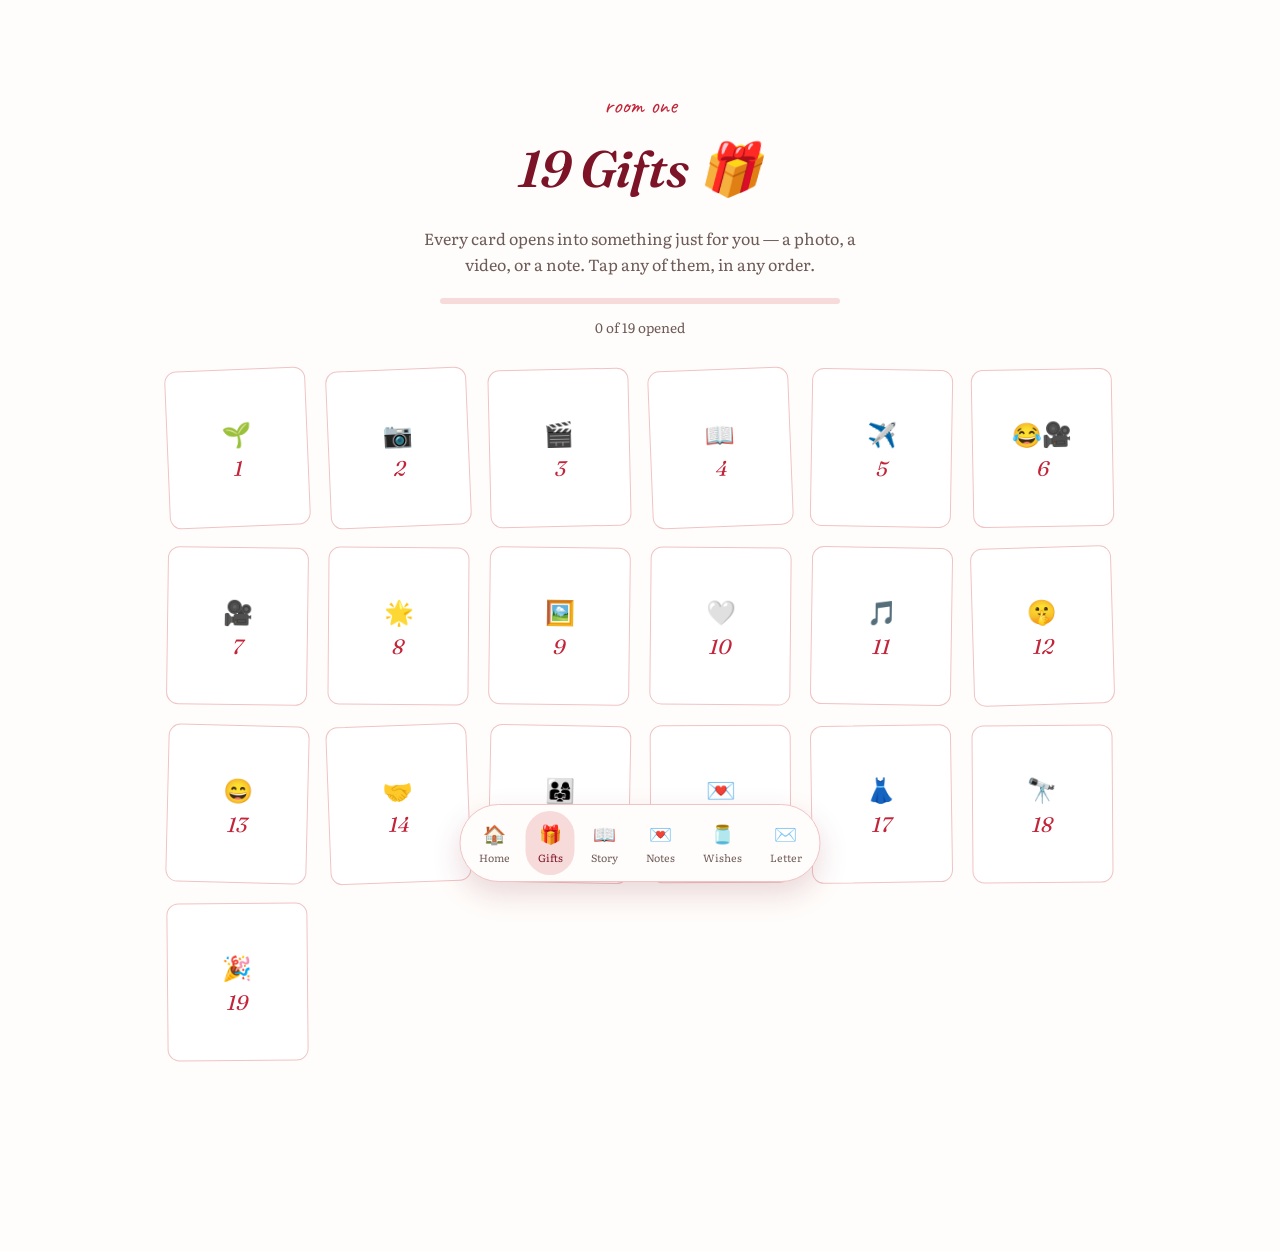
<file: gifts.html>
<!DOCTYPE html>
<html lang="en">
<head>
<meta charset="UTF-8">
<meta name="viewport" content="width=device-width, initial-scale=1.0">
<title>19 Gifts 🎁</title>
<link rel="stylesheet" href="style.css">
</head>
<body>
  <div class="floating-hearts" id="floating-hearts"></div>

  <header class="page-header">
    <p class="eyebrow-note">room one</p>
    <h1>19 Gifts 🎁</h1>
    <p>Every card opens into something just for you — a photo, a video, or a note. Tap any of them, in any order.</p>
  </header>

  <div class="progress-bar"><div class="progress-fill" id="progress-fill"></div></div>
  <p class="progress-label" id="progress-label">0 of 19 opened</p>

  <main class="gift-grid" id="gift-grid"></main>

  <div class="modal-overlay" id="modal-overlay">
    <div class="modal-card" id="modal-card"></div>
  </div>

  <nav class="nav-dock">
    <a href="index.html"><span class="dock-icon">🏠</span>Home</a>
    <a href="gifts.html"><span class="dock-icon">🎁</span>Gifts</a>
    <a href="story.html"><span class="dock-icon">📖</span>Story</a>
    <a href="notes.html"><span class="dock-icon">💌</span>Notes</a>
    <a href="wishes.html"><span class="dock-icon">🫙</span>Wishes</a>
    <a href="letter.html"><span class="dock-icon">✉️</span>Letter</a>
  </nav>

  <script src="app.js"></script>
  <script>
/* =========================================================================
   EDIT YOUR 19 GIFTS HERE
   - type: "text" | "image" | "video"
   - media: for image/video, a path like "assets/images/gift-02.jpg" or
     "assets/videos/gift-03.mp4" (drop your files into those folders).
     Leave "" for text gifts, or if you haven't added the file yet —
     a cute placeholder shows instead of breaking.
   ========================================================================= */
const GIFTS = [
  { n: 1,  emoji: "🌱", title: "Where it started",         type: "text",  media: "", text: "Hello ammadi😘.I think i already told you so many times how we met but one more time for you...... I think we are match made in heaven because we are angels ❣️ based on my knowledge we first met on our room(K4 GF-62).And then first we talk is when i am going to college you asked me to do hair style by taking your funk from my hand....💖" },
  { n: 2,  emoji: "📷", title: "My favorite photo of us",   type: "image", media: "assets/images/a3.jpeg", text: " Do you Know why i Specifically  like this ?? Because in this we both look gorgeous😽" },
  { n: 3,  emoji: "🎬", title: "A video, just for You",     type: "video", media: "assets/videos/v4.mp4", text: "Happy birthday Ms.Gemini Ganesh." },
  { n: 4,  emoji: "📖", title: "Something you taught me",   type: "text",  media: "", text: "A habit of seeing it in different percpective with maturity... But it will take some moretime for me to change🤗." },
  { n: 5,  emoji: "✈️", title: "That trip",                 type: "image", media: "assets/images/a4.jpeg", text: "Our photo from Triupathi trip together, I liked the way we walked like newly  married couple in this dress.... by holding hands and you wear my duppata like a boy and holding my hand...💫 " },
  { n: 6,  emoji: "😂🎥", title: "A running joke",            type: "video",  media: "assets/videos/v3.mp4", text: "You sleeping peacefully… while I’m busy collecting cute sleeping pics/videos of you (I have large collection of them)😂📸💕" },
  { n: 7,  emoji: "🎥", title: "Your laugh, on camera",      type: "video", media: "assets/videos/v1.mp4", text: "A clip of both laughing — the real...." },
  { n: 8,  emoji: "🌟", title: "What I'm proud of you ", type: "text",  media: "", text: "The way you Handle tough situations.....🎀" },
  { n: 9,  emoji: "🖼️", title: "The very first photo of us",      type: "image", media: "assets/images/a5.jpeg", text: "The first picture we both took....🫶🏻" },
  { n: 10, emoji: "🤍", title: "Halfway there",             type: "text",  media: "", text: "A little thank-you for the last ten together." },
  { n: 11, emoji: "🎵", title: "Our song, Our dance",         type: "video", media: "assets/videos/v2.mp4", text: "A clip of 'our song our vibe......❤️'." },
  { n: 12, emoji: "🤫", title: "A tiny confession",         type: "text",  media: "", text: "I think i told you everything but one confession i like you the way you are....😘" },
  { n: 13, emoji: "😄", title: "Our, mid-laugh",            type: "image", media: "assets/images/a6.jpeg", text: "A candid, our real smile photo." },
  { n: 14, emoji: "🤝", title: "A promise",                 type: "text",  media: "", text: "I will irritate you always as i am doing now....😂" },
  { n: 15, emoji: "👨‍👩‍👧", title: "Our people",             type: "image", media: "assets/images/a7.jpeg", text: "A photo with Our friends who loves you more too." },
  { n: 16, emoji: "💌", title: "If You could see this",     type: "video", media: "assets/videos/gift-16.mp4", text: "A message from someone else she loves." },
  { n: 17, emoji: "👗", title: "Dressed up, once",          type: "image", media: "assets/images/a8.jpeg", text: "A photo of you dolled up." },
  { n: 18, emoji: "🔭", title: "Next year, together",       type: "text",  media: "", text: "We have to secure a job and do celebrate more birthdays like this......🫶🏻" },
  { n: 19, emoji: "🎉", title: "Happy birthday",            type: "video", media: "assets/videos/v6.mp4", text: ".......❤️......." }
];

document.addEventListener('DOMContentLoaded', () => {
  initFloatingHearts('floating-hearts', 8);
  const grid = document.getElementById('gift-grid');
  const modalOverlay = document.getElementById('modal-overlay');
  const modalCard = document.getElementById('modal-card');
  const progressFill = document.getElementById('progress-fill');
  const progressLabel = document.getElementById('progress-label');

  // In-memory only — resets to 0 every time the page is refreshed or reopened.
  const opened = new Set();

  function saveProgress(){
    progressFill.style.width = `${(opened.size / GIFTS.length) * 100}%`;
    progressLabel.textContent = `${opened.size} of ${GIFTS.length} opened`;
  }

  GIFTS.forEach((gift) => {
    const card = document.createElement('button');
    card.className = 'gift-card';
    card.style.setProperty('--tilt', `${(Math.random() * 5 - 2.5).toFixed(2)}deg`);
    card.setAttribute('aria-label', `Open gift ${gift.n}`);
    card.innerHTML = `<span class="gift-emoji">${gift.emoji}</span><span class="gift-number">${gift.n}</span>`;
    card.addEventListener('click', () => openGift(gift, card));
    grid.appendChild(card);
  });
  saveProgress();

  function mediaMarkup(gift) {
    if (gift.type === 'text' || !gift.media) {
      if (gift.type === 'text') return '';
      const icon = gift.type === 'image' ? '🖼️' : '🎬';
      return `<div class="media-placeholder"><span class="icon">${icon}</span><span>Add your ${gift.type} at <strong>${gift.media || (gift.type==='image'?'assets/images/...':'assets/videos/...')}</strong>.</span></div>`;
    }
    if (gift.type === 'image') {
      return `<div class="media-slot"><img src="${gift.media}" alt="${gift.title}" onerror="this.parentElement.outerHTML=getPlaceholder('image','${gift.media}')"></div>`;
    }
    return `<div class="media-slot"><video controls preload="none" onerror="this.parentElement.outerHTML=getPlaceholder('video','${gift.media}')"><source src="${gift.media}"></video></div>`;
  }

  window.getPlaceholder = (kind, path) => `<div class="media-placeholder"><span class="icon">${kind==='image'?'🖼️':'🎬'}</span><span>Add your ${kind} at <strong>${path}</strong>, then refresh.</span></div>`;

  function openGift(gift, card) {
    modalCard.innerHTML = `
      <button class="modal-close" aria-label="Close">&times;</button>
      <div class="modal-label">Gift ${gift.n} of 19 ${gift.emoji}</div>
      <h3>${gift.title}</h3>
      ${mediaMarkup(gift)}
      <p class="modal-text">${gift.text}</p>
    `;
    modalOverlay.classList.add('visible');
    modalCard.querySelector('.modal-close').addEventListener('click', () => modalOverlay.classList.remove('visible'));
    if (!opened.has(gift.n)) { opened.add(gift.n); card.classList.add('opened'); saveProgress(); }
  }
  modalOverlay.addEventListener('click', (e) => { if (e.target === modalOverlay) modalOverlay.classList.remove('visible'); });
  document.addEventListener('keydown', (e) => { if (e.key === 'Escape') modalOverlay.classList.remove('visible'); });
});
  </script>
</body>
</html>
</file>
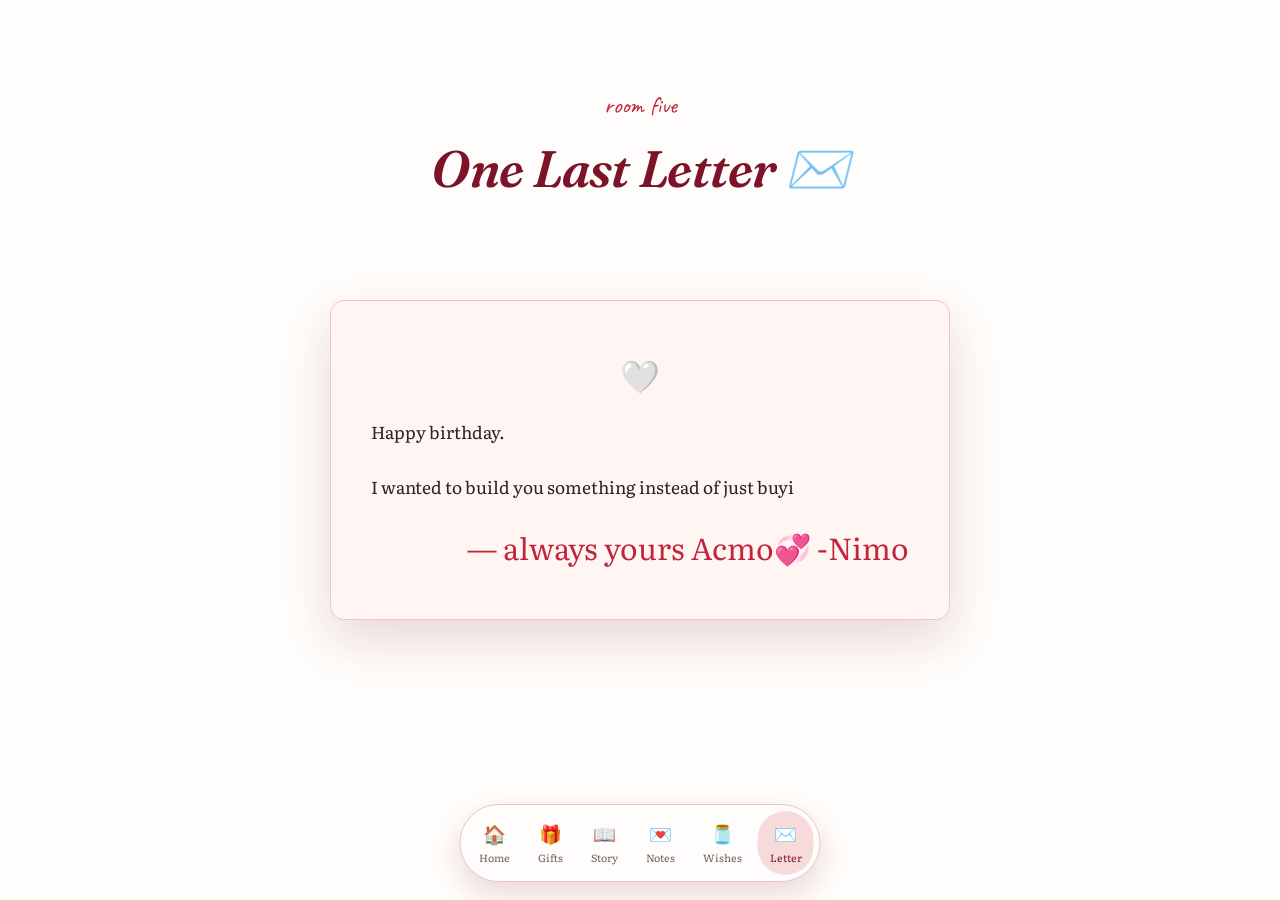
<file: letter.html>
<!DOCTYPE html>
<html lang="en">
<head>
<meta charset="UTF-8">
<meta name="viewport" content="width=device-width, initial-scale=1.0">
<title>One Last Letter ✉️</title>
<link rel="stylesheet" href="style.css">
</head>
<body>
  <div class="floating-hearts" id="floating-hearts"></div>
  <div class="confetti" id="confetti"></div>

  <header class="page-header">
    <p class="eyebrow-note">room five</p>
    <h1>One Last Letter ✉️</h1>
  </header>

  <main class="letter-page">
    <div class="letter-paper">
      <span class="letter-heart">🤍</span>
      <p class="typewriter-text" id="typewriter-text"></p>
      <div class="letter-signoff">— always yours Acmo💞    -Nimo</div>
    </div>
  </main>

  <nav class="nav-dock">
    <a href="index.html"><span class="dock-icon">🏠</span>Home</a>
    <a href="gifts.html"><span class="dock-icon">🎁</span>Gifts</a>
    <a href="story.html"><span class="dock-icon">📖</span>Story</a>
    <a href="notes.html"><span class="dock-icon">💌</span>Notes</a>
    <a href="wishes.html"><span class="dock-icon">🫙</span>Wishes</a>
    <a href="letter.html"><span class="dock-icon">✉️</span>Letter</a>
  </nav>

  <script src="app.js"></script>
  <script>
/* EDIT YOUR LETTER HERE — write it exactly the way you'd say it out loud. */
const LETTER = `Happy birthday.

I wanted to build you something instead of just buying you something — a whole little world made of the stuff that actually matters: the story of us, the reasons why, the wishes I have for you, and this, the last of it.

You are genuinely one of the most beautiful girls I know, and I'm not just talking about how you look. Your smile, the way you talk, the way you care about people — everything about you has its own kind of beauty. You're intelligent, and I really love the way you think about things. You're also very practical, which is one of the things I admire most about you. You don't just get carried away; you actually think about what makes sense. And yes, you're a big overthinker 😂, sometimes you think about one small thing in a hundred different ways, but that's also because you care so much. You're such a sweet girl, even if you don't always realize it. You can be angry, stubborn, emotional, and still somehow be the person I adore the most. And after all of this, after everything that makes you who you are, you're finally my Ammadi😘. 


Here's to another year of you — exactly as you are, becoming whoever you're becoming next. I'll be right here for it.`;

document.addEventListener('DOMContentLoaded', () => {
  initFloatingHearts('floating-hearts', 8);

  const target = document.getElementById('typewriter-text');
  const reduced = window.matchMedia('(prefers-reduced-motion: reduce)').matches;
  const cursor = document.createElement('span');
  cursor.className = 'cursor';

  if (reduced) {
    target.textContent = LETTER;
  } else {
    let i = 0;
    target.appendChild(cursor);
    const interval = setInterval(() => {
      if (i >= LETTER.length) { clearInterval(interval); cursor.remove(); burstConfetti(); return; }
      target.insertBefore(document.createTextNode(LETTER[i]), cursor);
      i++;
    }, 18);
  }
  if (reduced) burstConfetti(true);

  function burstConfetti(skip) {
    const confetti = document.getElementById('confetti');
    const glyphs = ['🎉','🤍','❤','✨','🎊'];
    const total = skip ? 0 : 26;
    for (let i = 0; i < total; i++) {
      const span = document.createElement('span');
      span.textContent = glyphs[i % glyphs.length];
      span.style.left = `${Math.random() * 100}%`;
      span.style.animationDelay = `${Math.random() * 0.6}s`;
      span.style.fontSize = `${1 + Math.random()}rem`;
      confetti.appendChild(span);
    }
    setTimeout(() => { confetti.innerHTML = ''; }, 4500);
  }
});
  </script>
</body>
</html>
</file>
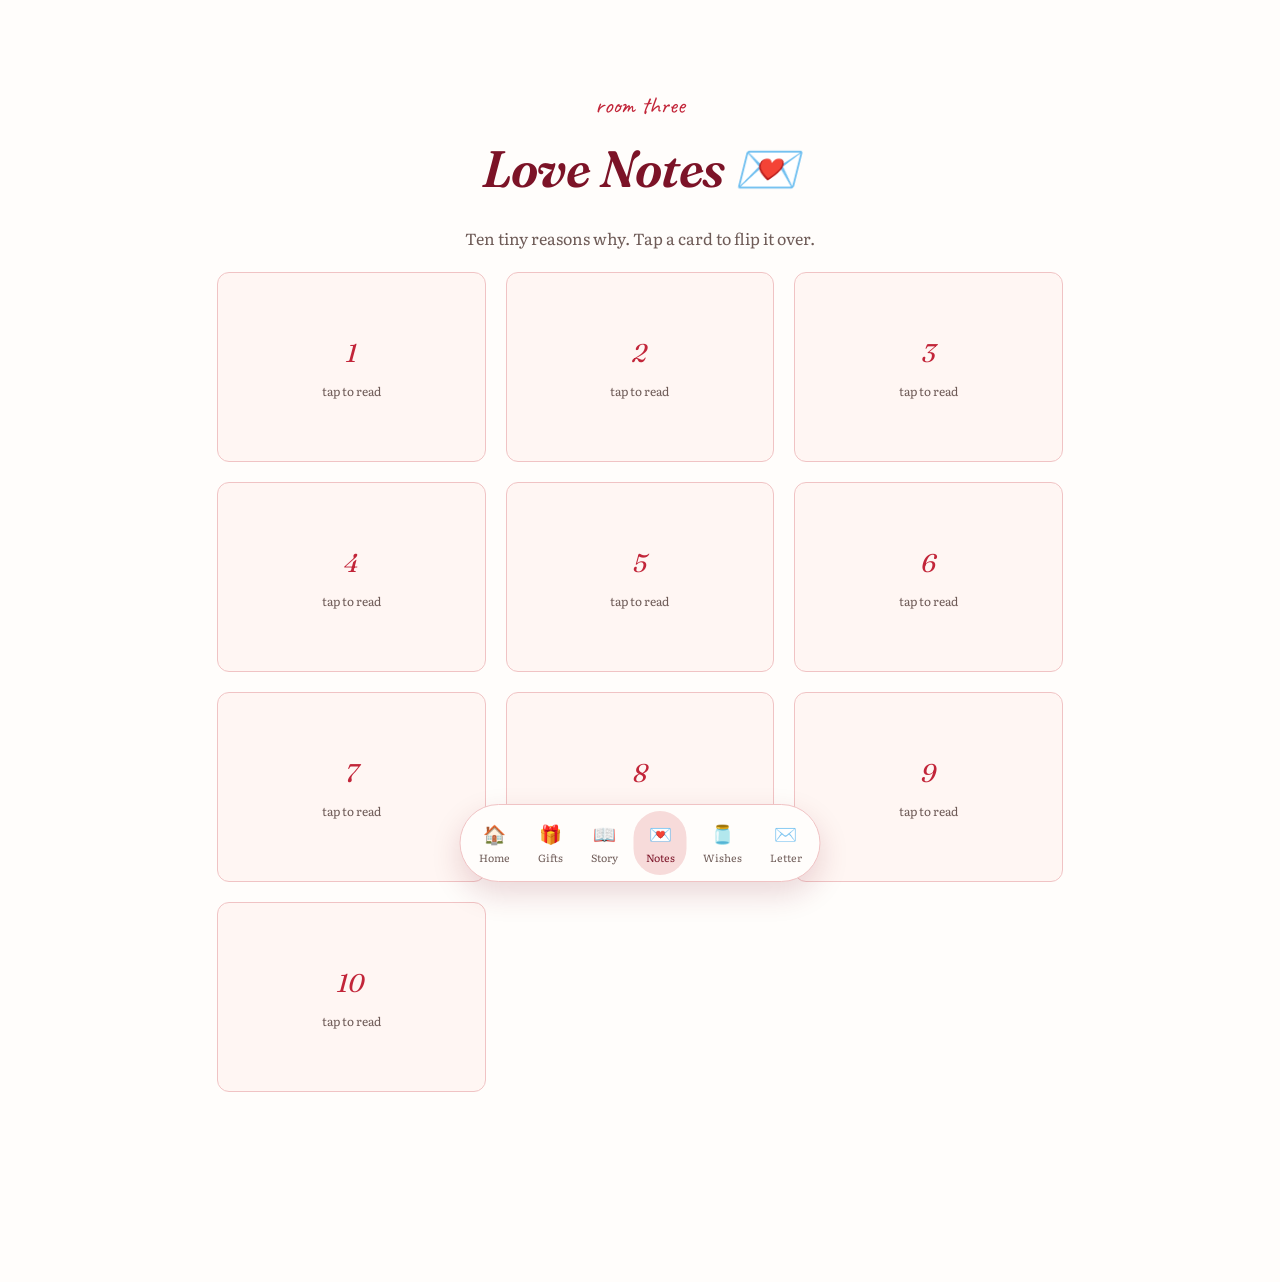
<file: notes.html>
<!DOCTYPE html>
<html lang="en">
<head>
<meta charset="UTF-8">
<meta name="viewport" content="width=device-width, initial-scale=1.0">
<title>Love Notes 💌</title>
<link rel="stylesheet" href="style.css">
</head>
<body>
  <div class="floating-hearts" id="floating-hearts"></div>

  <header class="page-header">
    <p class="eyebrow-note">room three</p>
    <h1>Love Notes 💌</h1>
    <p>Ten tiny reasons why. Tap a card to flip it over.</p>
  </header>

  <main class="notes-grid" id="notes-grid"></main>

  <nav class="nav-dock">
    <a href="index.html"><span class="dock-icon">🏠</span>Home</a>
    <a href="gifts.html"><span class="dock-icon">🎁</span>Gifts</a>
    <a href="story.html"><span class="dock-icon">📖</span>Story</a>
    <a href="notes.html"><span class="dock-icon">💌</span>Notes</a>
    <a href="wishes.html"><span class="dock-icon">🫙</span>Wishes</a>
    <a href="letter.html"><span class="dock-icon">✉️</span>Letter</a>
  </nav>

  <script src="app.js"></script>
  <script>
/* EDIT YOUR 10 NOTES HERE — short, specific reasons land best. */
const NOTES = [
  "You are beautiful, but your smile is honestly my favorite thing about you.",

"You're kind to people even when you don't have to be.",

"You're an overthinker 😂, but I know it's because you care about things a lot.",

"You get angry pretty easily sometimes 😭, but I know there's always a reason behind it.",

"I love how you try to stay positive even when things aren't going your way.",

"You're stronger than you think you are.",

"You're actually very mature, especially when it comes to important things.",

"I like how practical you are. You don't just say things, you think about what actually makes sense.",

"You know when to be serious and when to just enjoy the moment.",

"You notice small things that I don't even expect you to notice."
];

document.addEventListener('DOMContentLoaded', () => {
  initFloatingHearts('floating-hearts', 8);
  const grid = document.getElementById('notes-grid');
  NOTES.forEach((text, i) => {
    const card = document.createElement('div');
    card.className = 'note-card';
    card.innerHTML = `
      <div class="note-inner">
        <div class="note-face note-front">
          <span class="note-num">${i + 1}</span>
          <span class="note-hint">tap to read</span>
        </div>
        <div class="note-face note-back">${text}</div>
      </div>
    `;
    card.addEventListener('click', () => card.classList.toggle('flipped'));
    grid.appendChild(card);
  });
});
  </script>
</body>
</html>
</file>
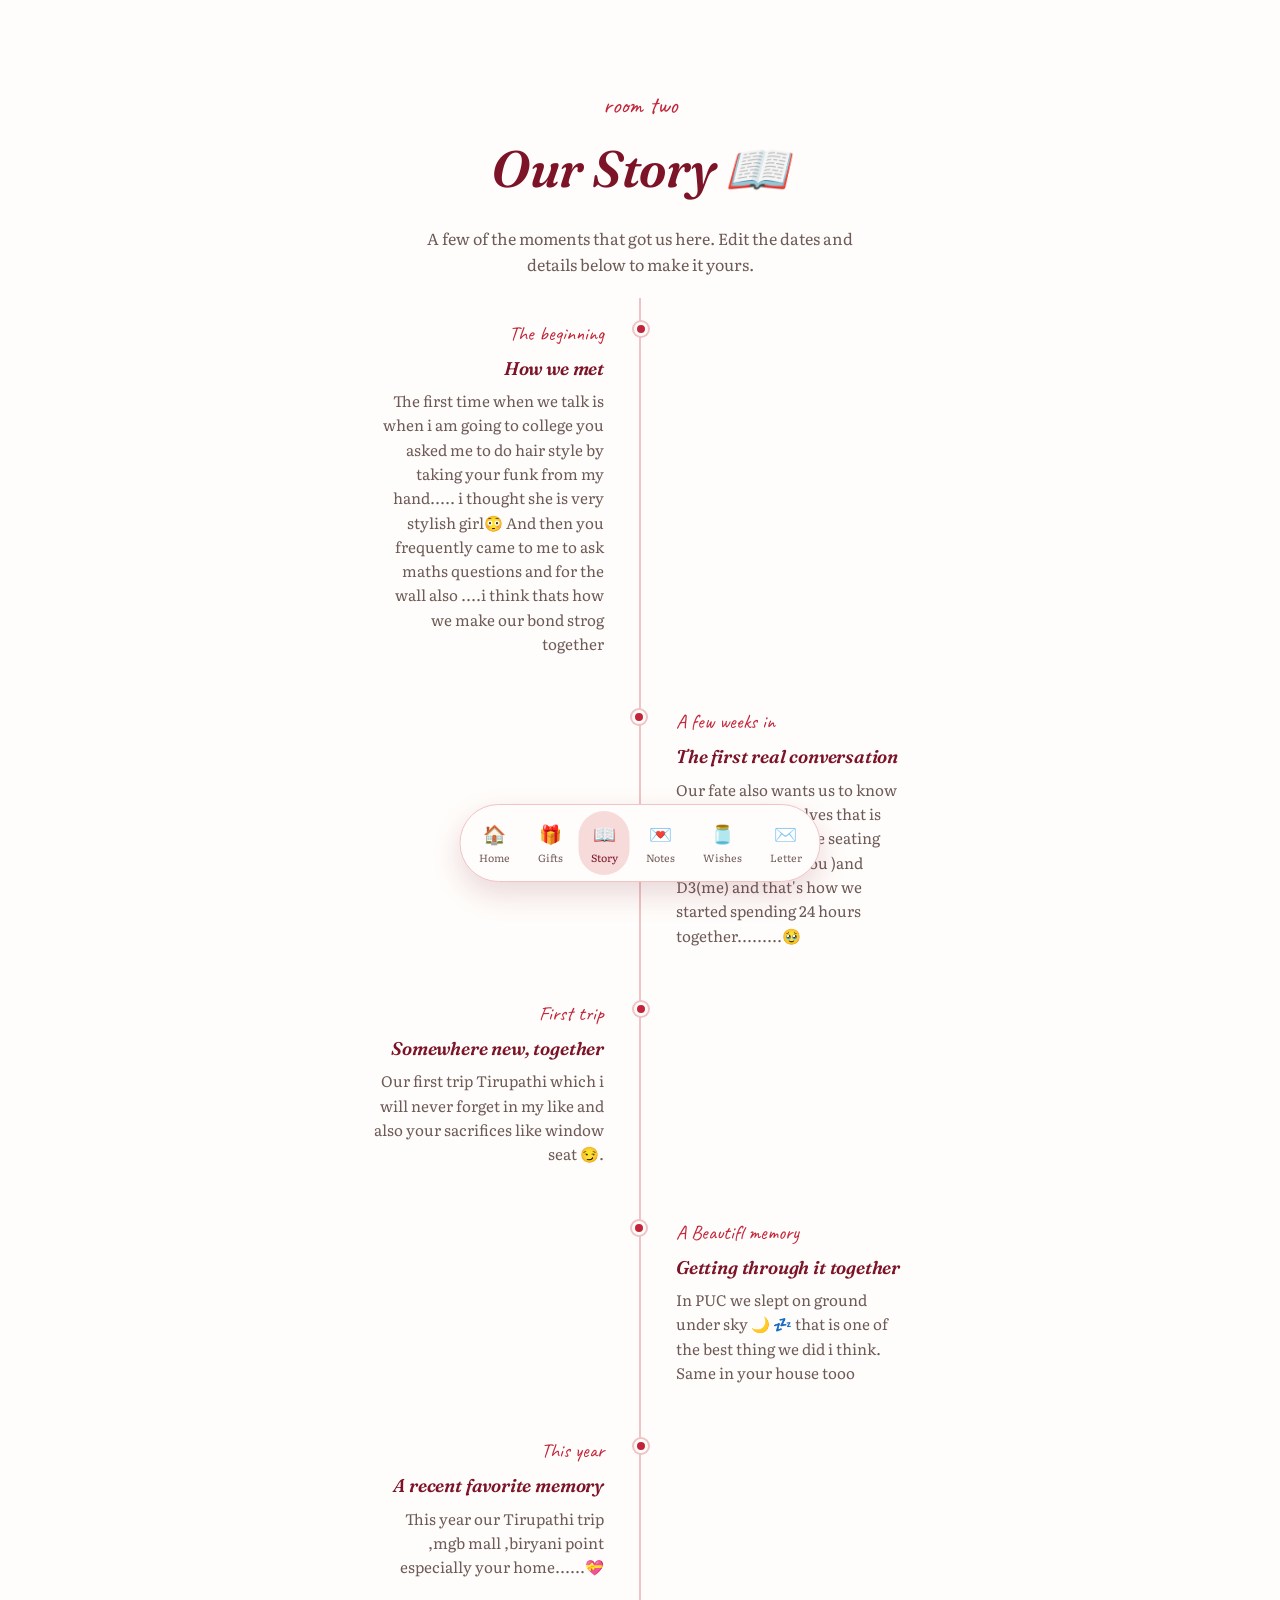
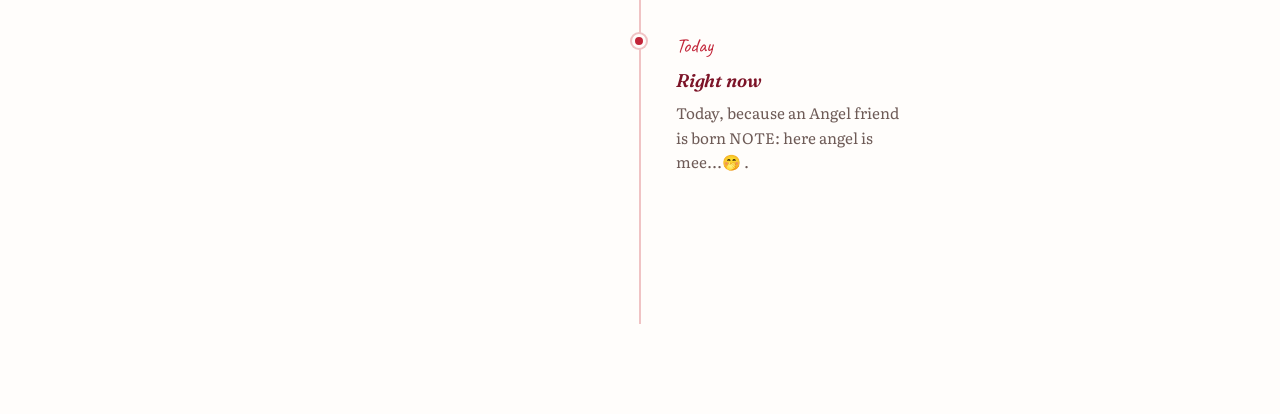
<file: story.html>
<!DOCTYPE html>
<html lang="en">
<head>
<meta charset="UTF-8">
<meta name="viewport" content="width=device-width, initial-scale=1.0">
<title>Our Story 📖</title>
<link rel="stylesheet" href="style.css">
</head>
<body>
  <div class="floating-hearts" id="floating-hearts"></div>

  <header class="page-header">
    <p class="eyebrow-note">room two</p>
    <h1>Our Story 📖</h1>
    <p>A few of the moments that got us here. Edit the dates and details below to make it yours.</p>
  </header>

  <main class="timeline" id="timeline"></main>

  <nav class="nav-dock">
    <a href="index.html"><span class="dock-icon">🏠</span>Home</a>
    <a href="gifts.html"><span class="dock-icon">🎁</span>Gifts</a>
    <a href="story.html"><span class="dock-icon">📖</span>Story</a>
    <a href="notes.html"><span class="dock-icon">💌</span>Notes</a>
    <a href="wishes.html"><span class="dock-icon">🫙</span>Wishes</a>
    <a href="letter.html"><span class="dock-icon">✉️</span>Letter</a>
  </nav>

  <script src="app.js"></script>
  <script>
/* EDIT YOUR TIMELINE HERE — add, remove, or rewrite entries freely. */
const MOMENTS = [
  { date: "The beginning", title: "How we met", text: " The first time when we talk is when i am going to college you asked me to do hair style by taking your funk from my hand..... i thought she is very stylish girl😳 And then you  frequently came to me to ask maths questions and for the wall also ....i think thats how we make our bond strog together" },
  { date: "A few weeks in", title: "The first real conversation", text: "Our fate also  wants us to  know more about ourselves that is why they gave us the seating positions like C3(you )and D3(me) and that's how we started spending 24 hours together.........🥹" },
  { date: "First trip", title: "Somewhere new, together", text: "Our first trip Tirupathi which i will never forget in my like and also your sacrifices like window seat 😏." },
  { date: "A Beautifl memory", title: "Getting through it together", text: "In PUC we slept on ground under sky 🌙 💤 that is one of the best thing we did i think. Same in your house tooo" },
  { date: "This year", title: "A recent favorite memory", text: "This year our Tirupathi trip ,mgb mall ,biryani point especially your home......💝" },
  { date: "Today", title: "Right now", text: "Today, because an Angel friend is born NOTE: here angel is mee...🤭 ." }
];

document.addEventListener('DOMContentLoaded', () => {
  initFloatingHearts('floating-hearts', 8);
  const timeline = document.getElementById('timeline');
  MOMENTS.forEach(m => {
    const item = document.createElement('div');
    item.className = 'timeline-item';
    item.innerHTML = `
      <span class="timeline-dot"></span>
      <div class="timeline-date">${m.date}</div>
      <h3>${m.title}</h3>
      <p>${m.text}</p>
    `;
    timeline.appendChild(item);
  });
});
  </script>
</body>
</html>
</file>
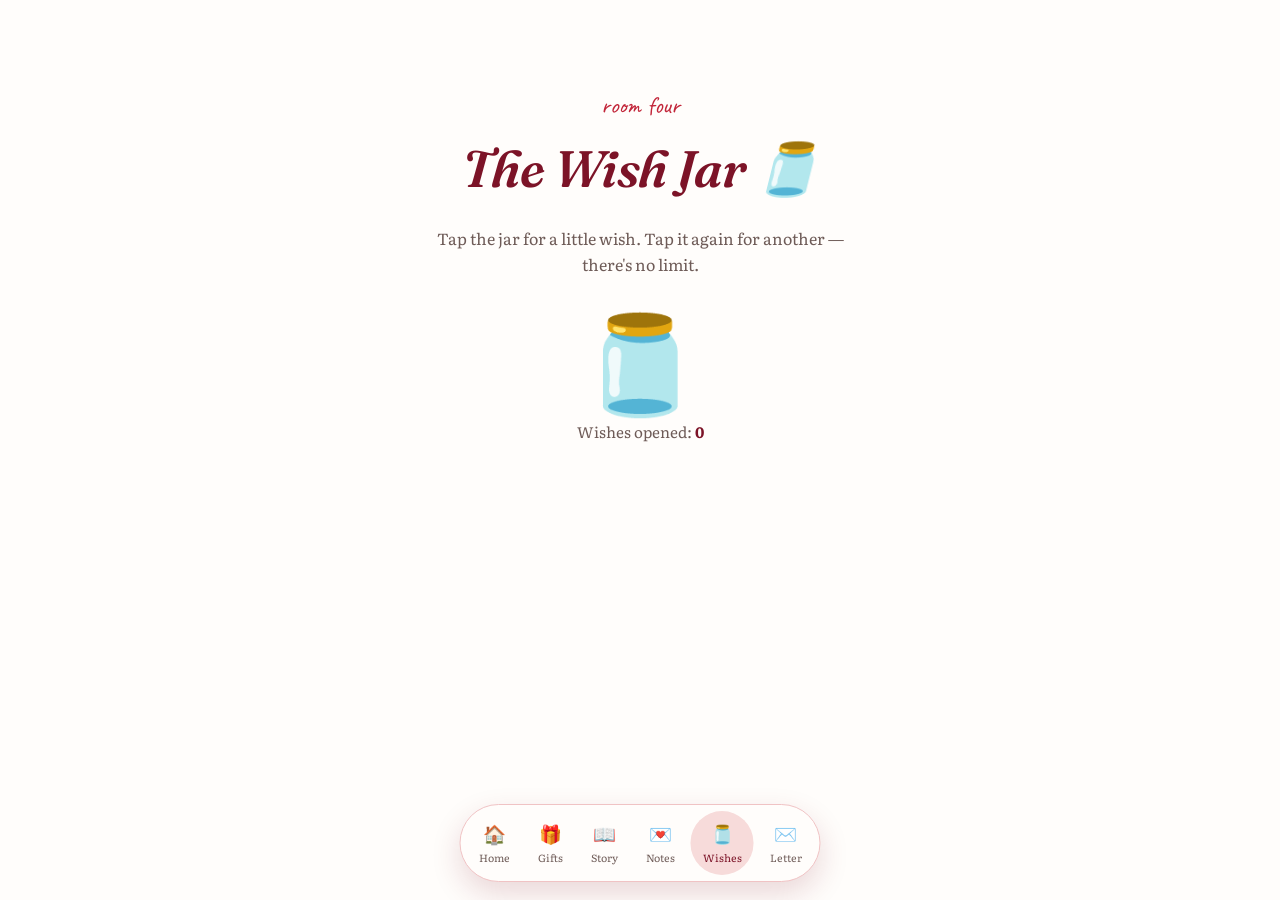
<file: wishes.html>
<!DOCTYPE html>
<html lang="en">
<head>
<meta charset="UTF-8">
<meta name="viewport" content="width=device-width, initial-scale=1.0">
<title>The Wish Jar 🫙</title>
<link rel="stylesheet" href="style.css">
</head>
<body>
  <div class="floating-hearts" id="floating-hearts"></div>

  <header class="page-header">
    <p class="eyebrow-note">room four</p>
    <h1>The Wish Jar 🫙</h1>
    <p>Tap the jar for a little wish. Tap it again for another — there's no limit.</p>
  </header>

  <section class="jar-section">
    <button class="jar-btn" id="jar-btn" aria-label="Tap the jar for a wish">🫙</button>
    <p class="jar-count">Wishes opened: <strong id="jar-count">0</strong></p>
    <div class="wish-pop" id="wish-pop">
      <p class="wish-text" id="wish-text"></p>
    </div>
  </section>

  <nav class="nav-dock">
    <a href="index.html"><span class="dock-icon">🏠</span>Home</a>
    <a href="gifts.html"><span class="dock-icon">🎁</span>Gifts</a>
    <a href="story.html"><span class="dock-icon">📖</span>Story</a>
    <a href="notes.html"><span class="dock-icon">💌</span>Notes</a>
    <a href="wishes.html"><span class="dock-icon">🫙</span>Wishes</a>
    <a href="letter.html"><span class="dock-icon">✉️</span>Letter</a>
  </nav>

  <script src="app.js"></script>
  <script>
/* EDIT YOUR WISHES HERE — add as many as you like, they repeat randomly. */
const WISHES = [
  "🎂 May this year be softer and kinder than the last.",
  "🌤️ Wishing you more mornings that feel easy.",
  "📚 May you keep falling in love with new things.",
  "🌱 Here's to the version of you that's still becoming.",
  "🎶 May your favorite songs keep finding you at the right moments.",
  "🫶 May you always know how loved you are.",
  "🍰 A slightly bigger slice of cake than everyone else, always.",
  "🌙 Wishing you rest whenever you need it, guilt-free.",
  "🎁 May good things keep arriving when you least expect them.",
  "💫 Here's to another year of being exactly, unapologetically you."
];

document.addEventListener('DOMContentLoaded', () => {
  initFloatingHearts('floating-hearts', 8);
  const jarBtn = document.getElementById('jar-btn');
  const wishPop = document.getElementById('wish-pop');
  const wishText = document.getElementById('wish-text');
  const jarCount = document.getElementById('jar-count');

  // In-memory only — resets to 0 every time the page is refreshed or reopened.
  let count = 0;
  jarCount.textContent = count;

  jarBtn.addEventListener('click', () => {
    const wish = WISHES[Math.floor(Math.random() * WISHES.length)];
    wishText.textContent = wish;
    wishPop.classList.remove('show');
    void wishPop.offsetWidth; // restart animation
    wishPop.classList.add('show');
    count += 1;
    jarCount.textContent = count;
  });
});
  </script>
</body>
</html>
</file>
<file: style.css>
@import url('https://fonts.googleapis.com/css2?family=Fraunces:ital,opsz,wght@0,9..144,400;0,9..144,600;1,9..144,500;1,9..144,600&family=Literata:ital,wght@0,400;0,500;1,400&family=Caveat:wght@500;700&display=swap');

:root{
  --paper: #FFFDFB;
  --paper-warm: #FFF6F3;
  --red: #C22539;
  --red-deep: #7C1327;
  --blush: #F7DBDA;
  --blush-line: #F0C3C4;
  --ink: #2B211F;
  --ink-soft: #6E5B57;
  --shadow: rgba(124, 19, 39, 0.16);
}

*{ box-sizing: border-box; }
html{ scroll-behavior: smooth; }

body{
  margin: 0;
  background: var(--paper);
  color: var(--ink);
  font-family: 'Literata', Georgia, serif;
  line-height: 1.6;
  overflow-x: hidden;
  animation: pageFadeIn 0.6s ease;
  padding-bottom: 90px;
}
@keyframes pageFadeIn{ from{ opacity: 0; transform: translateY(8px);} to{ opacity: 1; transform: translateY(0);} }

h1, h2, h3, .display{
  font-family: 'Fraunces', 'Literata', serif;
  font-weight: 600;
  letter-spacing: -0.01em;
  color: var(--red-deep);
  margin: 0;
}
.signature{ font-family: 'Caveat', cursive; }
a{ color: inherit; }
button{ font-family: inherit; cursor: pointer; }

.wrap{ max-width: 1100px; margin: 0 auto; padding: 0 6vw; }

.floating-hearts{ position: fixed; inset: 0; pointer-events: none; z-index: 1; overflow: hidden; }
.floating-hearts span{
  position: absolute; bottom: -10%; opacity: 0;
  font-size: 1.1rem; color: var(--red);
  animation: floatUp 9s ease-in infinite;
}
@keyframes floatUp{
  0%{ transform: translateY(0) rotate(0deg); opacity: 0; }
  10%{ opacity: 0.55; }
  100%{ transform: translateY(-110vh) rotate(25deg); opacity: 0; }
}

#envelope-screen {
  position: fixed;
  inset: 0;
  z-index: 50;
  display: flex;
  align-items: center;
  justify-content: flex-end;
  padding-right: 12%;
 background:
  linear-gradient(
    rgba(255, 253, 251, 0.18),
    rgba(255, 246, 243, 0.22)
  ),
  url('assets/images/hero-photo.jpg') center 30% / cover no-repeat;
  transition: opacity 0.9s ease, visibility 0.9s ease;
}

#envelope-screen.hidden {
  opacity: 0;
  visibility: hidden;
  pointer-events: none;
}

.envelope-wrap {
  text-align: center;
  padding: 24px;
  transform: translateY(-10px) rotate(3deg);
}

.envelope {
  position: relative;
  width: min(320px, 78vw);
  aspect-ratio: 3 / 2;
  margin: 0 auto 28px;
  cursor: pointer;
  filter: drop-shadow(0 12px 18px rgba(80, 30, 30, 0.15));
}

.envelope-back {
  position: absolute;
  inset: 0;
  background: var(--blush);
  border: 1.5px solid var(--blush-line);
  border-radius: 6px;
}

.envelope-flap {
  position: absolute;
  top: 0;
  left: 0;
  right: 0;
  height: 58%;
  background: var(--red);
  clip-path: polygon(0 0, 100% 0, 50% 68%);
  border-radius: 6px 6px 0 0;
  transform-origin: top;
  transition: transform 1s cubic-bezier(.6,.1,.2,1);
  z-index: 3;
}

.envelope.open .envelope-flap {
  transform: rotateX(180deg);
}

.envelope-seal {
  position: absolute;
  top: 40%;
  left: 50%;
  transform: translate(-50%, -50%);
  width: 46px;
  height: 46px;
  background: var(--red-deep);
  border-radius: 50%;
  display: flex;
  align-items: center;
  justify-content: center;
  color: var(--paper);
  font-size: 20px;
  z-index: 4;
  box-shadow: 0 2px 6px var(--shadow);
  transition:
    opacity 0.4s ease 0.3s,
    transform 0.4s ease 0.3s;
}

.envelope.open .envelope-seal {
  opacity: 0;
  transform: translate(-50%, -50%) scale(0.4);
}

.envelope-letter {
  position: absolute;
  left: 6%;
  right: 6%;
  bottom: 6%;
  height: 78%;
  background: var(--paper);
  border: 1px solid var(--blush-line);
  border-radius: 4px;
  z-index: 2;
  transition:
    transform 1s cubic-bezier(.6,.1,.2,1) 0.15s;
  display: flex;
  align-items: center;
  justify-content: center;
  padding: 10px;
  text-align: center;
}

.envelope.open .envelope-letter {
  transform: translateY(-46%);
}

.envelope-letter p {
  font-family: 'Caveat', cursive;
  font-size: 20px;
  color: var(--ink-soft);
  margin: 0;
}

.envelope-hint {
  font-family: 'Caveat', cursive;
  font-size: 22px;
  color: var(--ink-soft);
}

@media (max-width: 600px) {
  #envelope-screen {
    justify-content: center;
    padding-right: 0;
  }
  .envelope-wrap {
    transform: translateY(-10px) rotate(2deg);
  }
}

.page-header{ text-align: center; padding: 70px 24px 20px; position: relative; z-index: 2; }
.page-header .eyebrow-note{ font-family: 'Caveat', cursive; font-size: 24px; color: var(--red); margin-bottom: 4px; }
.page-header h1{ font-size: clamp(2rem, 5.5vw, 3.2rem); font-style: italic; }
.page-header p{ max-width: 50ch; margin: 16px auto 0; color: var(--ink-soft); }

.hero-photo-frame{
  max-width: 360px; margin: 30px auto 0; background: var(--paper);
  border: 1px solid var(--blush-line); border-radius: 4px; padding: 14px 14px 34px;
  box-shadow: 0 18px 40px var(--shadow); transform: rotate(-2deg);
  transition: transform 0.35s ease, box-shadow 0.35s ease;
  position: relative; z-index: 2;
}
.hero-photo-frame:hover{ transform: rotate(0deg); box-shadow: 0 22px 46px var(--shadow); }
.hero-photo-frame img{ display: block; width: 100%; border-radius: 2px; }
.hero-photo-frame .hero-caption{
  font-family: 'Caveat', cursive; font-size: 20px; color: var(--red-deep);
  text-align: center; margin-top: 10px;
}

.hub{ padding: 30px 6vw 100px; max-width: 1100px; margin: 0 auto; position: relative; z-index: 2; }
.hub-grid{ display: grid; grid-template-columns: repeat(auto-fit, minmax(230px, 1fr)); gap: 22px; margin-top: 40px; }
.door-card{
  display: block; text-decoration: none;
  background: var(--paper-warm); border: 1px solid var(--blush-line); border-radius: 16px;
  padding: 30px 24px; position: relative; overflow: hidden;
  transition: transform 0.35s ease, box-shadow 0.35s ease, border-color 0.35s ease;
}
.door-card:hover, .door-card:focus-visible{
  transform: translateY(-6px); box-shadow: 0 18px 34px var(--shadow); border-color: var(--red); outline: none;
}
.door-card .door-icon{ font-size: 2rem; display: block; margin-bottom: 14px; }
.door-card h3{ font-size: 1.25rem; font-style: italic; margin-bottom: 8px; }
.door-card p{ color: var(--ink-soft); font-size: 0.95rem; margin: 0; }
.door-card .door-seal{
  position: absolute; top: 18px; right: 18px; width: 30px; height: 30px; border-radius: 50%;
  background: var(--blush); color: var(--red-deep); display: flex; align-items: center; justify-content: center;
  font-size: 0.8rem; font-family: 'Fraunces', serif;
}

.nav-dock{
  position: fixed; bottom: 18px; left: 50%; transform: translateX(-50%);
  display: flex; gap: 4px; background: var(--paper); border: 1px solid var(--blush-line);
  border-radius: 999px; padding: 6px; box-shadow: 0 12px 30px var(--shadow); z-index: 40;
  max-width: 94vw; overflow-x: auto;
}
.nav-dock a{
  display: flex; flex-direction: column; align-items: center; gap: 2px;
  text-decoration: none; color: var(--ink-soft); font-size: 0.65rem;
  padding: 8px 12px; border-radius: 999px; white-space: nowrap; transition: background 0.25s ease, color 0.25s ease;
}
.nav-dock a .dock-icon{ font-size: 1.15rem; }
.nav-dock a.active, .nav-dock a:hover{ background: var(--blush); color: var(--red-deep); }

.gift-grid{ display: grid; grid-template-columns: repeat(auto-fill, minmax(140px, 1fr)); gap: 20px; max-width: 1100px; margin: 0 auto; padding: 0 6vw 100px; position: relative; z-index: 2; }
.gift-card{
  position: relative; aspect-ratio: 1/1.12; background: #FFFFFF; border: 1px solid var(--blush-line);
  border-radius: 12px; display: flex; flex-direction: column; align-items: center; justify-content: center; gap: 6px; padding: 10px;
  transition: transform 0.35s ease, box-shadow 0.35s ease, border-color 0.35s ease;
  transform: rotate(var(--tilt, 0deg));
}
.gift-card:hover, .gift-card:focus-visible{ transform: rotate(0deg) translateY(-4px); box-shadow: 0 14px 26px var(--shadow); border-color: var(--red); outline: none; }
.gift-card .gift-emoji{ font-size: 1.5rem; }
.gift-card .gift-number{ font-family: 'Fraunces', serif; font-style: italic; font-size: 1.3rem; color: var(--red); }
.gift-card.opened{ background: var(--red); border-color: var(--red); }
.gift-card.opened .gift-number{ color: var(--paper); }

.progress-bar{ position: relative; z-index: 2; max-width: 400px; margin: 0 auto 10px; height: 6px; background: var(--blush); border-radius: 4px; overflow: hidden; }
.progress-fill{ height: 100%; width: 0%; background: var(--red); transition: width 0.4s ease; }
.progress-label{ text-align: center; font-size: 0.85rem; color: var(--ink-soft); margin-bottom: 30px; position: relative; z-index: 2;}

.modal-overlay{
  position: fixed; inset: 0; background: rgba(43,33,31,0.55); backdrop-filter: blur(2px);
  display: flex; align-items: center; justify-content: center; padding: 24px; z-index: 100;
  opacity: 0; visibility: hidden; transition: opacity 0.3s ease, visibility 0.3s ease;
}
.modal-overlay.visible{ opacity: 1; visibility: visible; }
.modal-card{
  background: var(--paper); border-radius: 14px; max-width: 540px; width: 100%; max-height: 84vh; overflow-y: auto;
  padding: 34px 30px; position: relative; transform: scale(0.94) translateY(10px);
  transition: transform 0.35s cubic-bezier(.4,.2,.2,1); box-shadow: 0 24px 60px rgba(43,33,31,0.28);
}
.modal-overlay.visible .modal-card{ transform: scale(1) translateY(0); }
.modal-close{
  position: absolute; top: 16px; right: 16px; width: 34px; height: 34px; border-radius: 50%;
  border: 1px solid var(--blush-line); background: var(--paper-warm); color: var(--ink-soft);
  font-size: 18px; line-height: 1; display: flex; align-items: center; justify-content: center;
}
.modal-close:hover{ border-color: var(--red); color: var(--red); }
.modal-label{ font-family: 'Caveat', cursive; font-size: 20px; color: var(--red); margin-bottom: 4px; }
.modal-card h3{ font-size: 1.4rem; font-style: italic; margin-bottom: 14px; }
.modal-card .modal-text{ color: var(--ink); font-size: 1.02rem; }
.media-slot{ width: 100%; border-radius: 8px; margin-bottom: 16px; overflow: hidden; background: var(--blush); }
.media-slot img{ display: block; width: 100%; max-height: 320px; object-fit: cover; }
.media-slot video{
  display: block; width: 100%; max-height: 420px; object-fit: contain;
  background: #1a1414;
}
.media-placeholder{
  width: 100%; min-height: 140px; display: flex; align-items: center; justify-content: center; flex-direction: column; gap: 6px;
  background: var(--blush); color: var(--red-deep); font-size: 0.88rem; text-align: center; padding: 18px; border-radius: 8px; margin-bottom: 16px;
}
.media-placeholder .icon{ font-size: 28px; }

.timeline{ position: relative; max-width: 760px; margin: 0 auto; padding: 20px 6vw 100px; z-index: 2; }
.timeline::before{
  content: ''; position: absolute; left: 50%; top: 0; bottom: 0; width: 2px;
  background: var(--blush-line); transform: translateX(-50%);
}
.timeline-item{ position: relative; width: 50%; padding: 0 36px 50px; }
.timeline-item:nth-child(odd){ left: 0; text-align: right; }
.timeline-item:nth-child(even){ left: 50%; text-align: left; }
.timeline-dot{
  position: absolute; top: 4px; width: 14px; height: 14px; border-radius: 50%; background: var(--red);
  border: 3px solid var(--paper); box-shadow: 0 0 0 2px var(--blush-line);
}
.timeline-item:nth-child(odd) .timeline-dot{ right: -8px; }
.timeline-item:nth-child(even) .timeline-dot{ left: -8px; }
.timeline-date{ font-family: 'Caveat', cursive; font-size: 20px; color: var(--red); }
.timeline-item h3{ font-size: 1.15rem; font-style: italic; margin: 4px 0 6px; }
.timeline-item p{ color: var(--ink-soft); font-size: 0.95rem; margin: 0; }
@media (max-width: 640px){
  .timeline::before{ left: 14px; }
  .timeline-item, .timeline-item:nth-child(even){ width: 100%; left: 0; text-align: left; padding: 0 0 40px 44px; }
  .timeline-item:nth-child(odd) .timeline-dot, .timeline-item:nth-child(even) .timeline-dot{ left: 6px; }
}

.notes-grid{ display: grid; grid-template-columns: repeat(auto-fit, minmax(200px, 1fr)); gap: 20px; max-width: 1000px; margin: 0 auto; padding: 0 6vw 100px; position: relative; z-index: 2; }
.note-card{ perspective: 1000px; height: 190px; }
.note-inner{ position: relative; width: 100%; height: 100%; text-align: center; transition: transform 0.6s cubic-bezier(.4,.2,.2,1); transform-style: preserve-3d; cursor: pointer; }
.note-card.flipped .note-inner{ transform: rotateY(180deg); }
.note-face{
  position: absolute; inset: 0; backface-visibility: hidden; border-radius: 12px; border: 1px solid var(--blush-line);
  display: flex; align-items: center; justify-content: center; flex-direction: column; gap: 8px; padding: 16px;
}
.note-front{ background: var(--paper-warm); }
.note-front .note-num{ font-family: 'Fraunces', serif; font-style: italic; color: var(--red); font-size: 1.6rem; }
.note-front .note-hint{ font-size: 0.75rem; color: var(--ink-soft); }
.note-back{ background: var(--red); color: var(--paper); transform: rotateY(180deg); font-size: 0.95rem; }

.jar-section{ display: flex; flex-direction: column; align-items: center; padding: 10px 24px 100px; position: relative; z-index: 2; }
.jar-btn{ background: none; border: none; font-size: 6rem; line-height: 1; transition: transform 0.25s ease; }
.jar-btn:hover{ transform: scale(1.06) rotate(-3deg); }
.jar-btn:active{ transform: scale(0.96); }
.jar-count{ margin-top: 14px; color: var(--ink-soft); font-size: 0.95rem; }
.jar-count strong{ color: var(--red-deep); }
.wish-pop{
  margin-top: 26px; max-width: 420px; background: var(--paper-warm); border: 1px solid var(--blush-line);
  border-radius: 14px; padding: 22px 26px; text-align: center; opacity: 0; transform: translateY(10px) scale(0.97);
  transition: opacity 0.4s ease, transform 0.4s ease;
}
.wish-pop.show{ opacity: 1; transform: translateY(0) scale(1); }
.wish-pop .wish-text{ font-size: 1.1rem; font-style: italic; color: var(--red-deep); font-family: 'Fraunces', serif; }

.letter-page{ display: flex; align-items: center; justify-content: center; padding: 70px 24px 110px; position: relative; z-index: 2; }
.letter-paper{
  max-width: 620px; width: 100%; background: var(--paper-warm); border: 1px solid var(--blush-line); border-radius: 14px;
  padding: 48px 40px; box-shadow: 0 20px 50px var(--shadow); position: relative;
}
.letter-paper .letter-heart{ font-size: 2rem; text-align: center; display: block; margin-bottom: 10px; }
.typewriter-text{ font-size: 1.08rem; color: var(--ink); white-space: pre-wrap; }
.typewriter-text .cursor{ display: inline-block; width: 2px; background: var(--red); animation: blink 0.9s step-end infinite; margin-left: 2px; }
@keyframes blink{ 50%{ opacity: 0; } }
.letter-signoff{ margin-top: 22px; text-align: right; font-size: 30px; color: var(--red); }
.confetti{ position: fixed; inset: 0; pointer-events: none; z-index: 5; overflow: hidden; }
.confetti span{ position: absolute; top: -5%; font-size: 1.3rem; animation: confettiFall 3.6s ease-in forwards; }
@keyframes confettiFall{
  0%{ transform: translateY(0) rotate(0deg); opacity: 1; }
  100%{ transform: translateY(105vh) rotate(260deg); opacity: 0.9; }
}

.footer-note{ text-align: center; padding: 30px 24px 10px; color: var(--ink-soft); position: relative; z-index: 2; }

@media (prefers-reduced-motion: reduce){
  html{ scroll-behavior: auto; }
  .floating-hearts span, .confetti span{ animation: none; display: none; }
  body{ animation: none; }
  .envelope-flap, .envelope-letter, .envelope-seal, .gift-card, .modal-card, .modal-overlay, .note-inner{ transition: none !important; }
}
</file>
